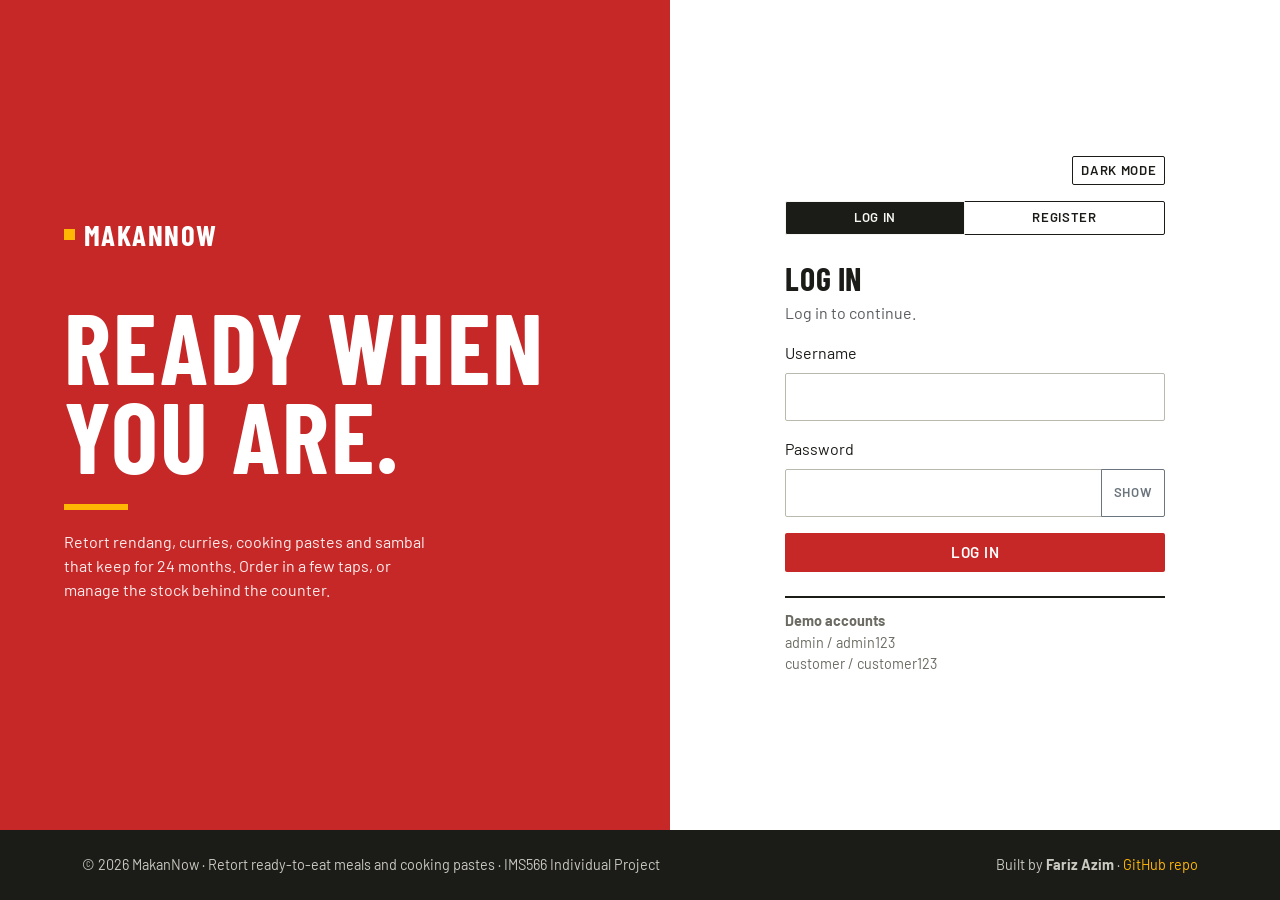
<file: index.html>
<!DOCTYPE html>
<html lang="en"><head>
<meta charset="UTF-8">
<title>Log in or register | MakanNow</title>
<meta name="description" content="Log in or create an account for MakanNow, a retort ready-to-eat and cooking paste shop.">
<meta name="viewport" content="width=device-width, initial-scale=1">
<meta name="author" content="Fariz Azim"><meta name="keywords" content="MakanNow, retort, ready to eat, rendang, cooking paste, sambal, inventory">
<link rel="icon" href="data:image/svg+xml,<svg xmlns=%22http://www.w3.org/2000/svg%22 viewBox=%220 0 100 100%22><rect x=%2220%22 y=%2220%22 width=%2260%22 height=%2260%22 fill=%22%23C62828%22 transform=%22rotate(45 50 50)%22/></svg>">
<link href="https://cdn.jsdelivr.net/npm/bootstrap@5.3.3/dist/css/bootstrap.min.css" rel="stylesheet">
<link href="https://fonts.googleapis.com/css2?family=Barlow+Condensed:wght@600;700&family=Barlow:wght@400;500;600&display=swap" rel="stylesheet">
<link href="css/style.css" rel="stylesheet">
<script>document.documentElement.dataset.theme=document.documentElement.dataset.bsTheme=localStorage.getItem("theme")||((window.matchMedia&&matchMedia("(prefers-color-scheme: dark)").matches)?"dark":"light")</script>
</head><body>
<div class="login-wrap">
  <section class="login-side">
    <div class="brand side-brand"><span class="brand-dot"></span>MakanNow</div>
    <div>
      <h1 class="brand">Ready when<br>you are.</h1>
      <p>Retort rendang, curries, cooking pastes and sambal that keep for 24 months. Order in a few taps, or manage the stock behind the counter.</p>
    </div>
  </section>
  <section class="login-form">
    <div class="w-100" style="max-width:380px">
      <div class="text-end mb-3"><button type="button" class="btn btn-sm btn-ink" data-theme-toggle>Dark mode</button></div>
      <div class="btn-group w-100 mb-4" role="group" aria-label="Choose login or register">
        <button type="button" class="btn btn-ink active" id="tabLogin">Log in</button>
        <button type="button" class="btn btn-ink" id="tabRegister">Register</button>
      </div>
      <form id="loginForm" novalidate>
        <h2 class="mb-1">Log in</h2><p class="text-muted">Log in to continue.</p>
        <div id="loginMsg" class="alert d-none" role="alert"></div>
        <div class="mb-3"><label class="form-label" for="username">Username</label>
          <input id="username" class="form-control form-control-lg" autocomplete="username"></div>
        <div class="mb-3"><label class="form-label" for="password">Password</label>
          <div class="input-group"><input id="password" type="password" class="form-control form-control-lg" autocomplete="current-password">
          <button type="button" id="togglePw" class="btn btn-outline-secondary" aria-label="Show or hide password">Show</button></div></div>
        <button class="btn btn-tag btn-lg w-100" type="submit">Log in</button>
        <div class="demo mt-4"><strong>Demo accounts</strong><br>admin / admin123<br>customer / customer123</div>
      </form>
      <form id="registerForm" novalidate class="d-none">
        <h2 class="mb-1">Create account</h2><p class="text-muted">New accounts are customer accounts.</p>
        <div id="regMsg" class="alert d-none" role="alert"></div>
        <div class="mb-3"><label class="form-label" for="regName">Full name</label><input id="regName" class="form-control" autocomplete="name"></div>
        <div class="mb-3"><label class="form-label" for="regUser">Username</label><input id="regUser" class="form-control" autocomplete="username" aria-describedby="userHelp">
          <div id="userHelp" class="form-text">3 to 15 letters or numbers.</div></div>
        <div class="mb-3"><label class="form-label" for="regPw">Password</label><input id="regPw" type="password" class="form-control" autocomplete="new-password">
          <div class="form-text">At least 6 characters.</div></div>
        <div class="mb-3"><label class="form-label" for="regPw2">Confirm password</label><input id="regPw2" type="password" class="form-control" autocomplete="new-password"></div>
        <button class="btn btn-tag btn-lg w-100" type="submit">Register</button>
      </form>
    </div>
  </section>
</div>
<footer class="app-footer"><div class="container d-flex flex-column flex-md-row justify-content-between gap-2">
  <span>&copy; 2026 MakanNow &middot; Retort ready-to-eat meals and cooking pastes &middot; IMS566 Individual Project</span>
  <span>Built by <strong>Fariz Azim</strong> &middot; <a href="https://github.com/2025182277-UiTM/Assignment.MakanNow.git">GitHub repo</a></span></div></footer>
<script src="https://cdn.jsdelivr.net/npm/bootstrap@5.3.3/dist/js/bootstrap.bundle.min.js"></script>
<script src="js/theme.js"></script>
<script src="js/data.js"></script><script src="js/auth.js"></script></body></html>
</file>
<file: css/style.css>
/* ===== MakanNow styles =====
   Look: packaging / food-label. Flat colour, square corners, condensed uppercase headings,
   ruled lists instead of boxes. Chilli red, turmeric gold, ink black. Light and dark themes
   are switched by the data-theme attribute on <html> (see js/theme.js). */
:root,[data-theme="light"]{
  --text:#1B1B18; --rule:#1B1B18; --surface:#FFFFFF; --bg:#F6F6F2; --line:#DCDCD3; --muted:#6B6B63;
  --tint:#FFF1C7; --th:#4A4A42; --chip:#EAEAE2; --field:#B9B9B0; --hover:rgba(27,27,24,.04); --footer:#1B1B18; --link:#C62828;
  --prep-bg:#FFF1C7; --ship-bg:#DCE9F7; --done-bg:#DDF0DE; --ok-text:#1D5A21;
  --red:#C62828; --gold:#FFB703; --green:#2E7D32; --blue:#1F5FA6; --dark-red:#8E1B1B;
}
[data-theme="dark"]{
  --text:#EDEDE6; --rule:#EDEDE6; --surface:#22221F; --bg:#151513; --line:#3A3A35; --muted:#A5A59B;
  --tint:#3B3214; --th:#E2D8AE; --chip:#33332E; --field:#5A5A52; --hover:rgba(255,255,255,.05); --footer:#0C0C0B; --link:#FF7A6E;
  --prep-bg:#3B3214; --ship-bg:#1B2B42; --done-bg:#1F3B22; --ok-text:#A8DDAB;
}
body{font-family:'Barlow',sans-serif;background:var(--bg);color:var(--text);min-height:100vh;display:flex;flex-direction:column}
h1,h2,h3,h4,h5,.brand,.num{font-family:'Barlow Condensed',sans-serif;text-transform:uppercase;letter-spacing:.02em;font-weight:700}
main{flex:1}
.sub,.muted{color:var(--muted)}
a{color:var(--link)}

/* Navbar */
.app-nav{background:var(--red)}
.app-nav .navbar-brand{color:#fff;font-size:1.7rem;letter-spacing:.04em;display:flex;align-items:center}
.brand-dot{display:inline-block;width:.7rem;height:.7rem;background:var(--gold);margin-right:.55rem}
.app-nav .nav-link{color:rgba(255,255,255,.82);font-weight:500;text-transform:uppercase;letter-spacing:.07em;font-size:.88rem;border-bottom:3px solid transparent;padding:1.05rem .9rem}
.app-nav .nav-link:hover{color:#fff}
.app-nav .nav-link.active{color:#fff;border-bottom-color:var(--gold)}
.app-nav .btn-tag{background:var(--gold);color:#1B1B18}
.new-badge{background:var(--gold);color:#1B1B18;font-size:.7rem;font-weight:700;padding:.05rem .45rem;border-radius:10px;margin-left:.4rem;letter-spacing:0}
@media(max-width:991px){.app-nav .nav-link{padding:.65rem 0 .65rem .8rem;border-bottom:0;border-left:3px solid transparent}
 .app-nav .nav-link.active{border-left-color:var(--gold)}.app-nav .navbar-collapse{padding-bottom:1rem}}

/* Page heading */
.page-head{margin-bottom:2rem}
.page-head h1{font-size:2.7rem;line-height:1;margin:0 0 .6rem}
.page-head h1::after{content:"";display:block;width:56px;height:5px;background:var(--gold);margin-top:.6rem}
.page-head p{color:var(--muted);margin:0}

/* Sections are separated by a heavy rule, not boxed in */
.panel{border-top:3px solid var(--rule);padding-top:.9rem;margin-bottom:2.25rem}
.panel>h2,.panel>div>h2{font-size:1.1rem;letter-spacing:.1em;margin:0 0 1rem}
.panel .link{font-size:.85rem}

/* Summary strip: four figures, hairline dividers, small colour bar above each */
.strip{display:grid;grid-template-columns:repeat(4,1fr);border-top:3px solid var(--rule);margin-bottom:2.25rem}
.strip>div{padding:1rem 1.25rem 0 0;margin-right:1.25rem;border-right:1px solid var(--line)}
.strip>div:last-child{border-right:0;margin-right:0}
.strip>div::before{content:"";display:block;width:30px;height:4px;margin-bottom:.7rem;background:var(--gold)}
.strip>div:nth-child(2)::before{background:var(--red)}.strip>div:nth-child(3)::before{background:var(--blue)}.strip>div:nth-child(4)::before{background:var(--green)}
.strip .lbl{font-size:.78rem;letter-spacing:.12em;text-transform:uppercase;color:var(--muted);font-weight:600}
.strip .num{font-size:3.2rem;line-height:1.05;margin:.2rem 0}
.strip .num.neg{color:var(--link)}
.strip .sub{font-size:.9rem}
@media(max-width:767px){.strip{grid-template-columns:1fr 1fr}.strip>div{padding:.9rem .5rem .9rem 0;margin-right:.75rem;border-bottom:1px solid var(--line)}
 .strip>div:nth-child(2n){border-right:0;margin-right:0}.strip .num{font-size:2.4rem}}

/* Lists (tables): ruled rows, tinted header band, two-line cells */
.table{--bs-table-bg:transparent;--bs-table-hover-bg:var(--hover);--bs-table-color:var(--text);--bs-table-border-color:var(--line);margin:0}
.table thead th{background:var(--tint);color:var(--th);font-size:.74rem;letter-spacing:.12em;text-transform:uppercase;font-weight:600;border-bottom:2px solid var(--rule);padding:.65rem .9rem;white-space:nowrap}
.table td{padding:.95rem .9rem;border-color:var(--line);vertical-align:top}
.table .c{text-align:center}
.table td .t-main{font-weight:600}
.table td .sub{display:block;font-size:.85rem;margin-top:.1rem}
.table tr.row-new{--bs-table-bg:var(--tint)}
.new-tag{background:var(--gold);color:#1B1B18;font-size:.65rem;font-weight:700;letter-spacing:.08em;padding:.05rem .4rem;border-radius:2px;margin-left:.45rem;vertical-align:middle}
.ln{display:flex;align-items:center;gap:.5rem;max-width:19rem;margin-bottom:.25rem}.ln:last-of-type{margin-bottom:0}
.ln .x{margin-left:auto;color:var(--muted);font-weight:600;white-space:nowrap}
.dot{display:inline-block;width:.6rem;height:.6rem;border-radius:1px;flex:none;margin-right:.1rem}
.more{background:none;border:0;padding:0;margin-top:.35rem;color:var(--link);font-size:.85rem;font-weight:600;text-decoration:underline;cursor:pointer}
.track{font-family:ui-monospace,Menlo,Consolas,monospace;font-size:.8rem;color:var(--text);background:var(--chip);padding:.25rem .5rem;border:1px solid transparent;border-radius:2px;white-space:nowrap;min-width:10.5rem;text-align:center;cursor:pointer}
.track:hover{background:var(--tint);border-color:#E6B800}
.track.copied{background:var(--done-bg);border-color:var(--green);color:var(--ok-text);font-weight:600}
.chip{display:inline-block;width:1.1rem;height:1.1rem;border-radius:2px;vertical-align:middle}

/* Status labels: equal width, centred */
.badge-status{display:inline-block;min-width:7.5rem;text-align:center;font-size:.72rem;font-weight:700;text-transform:uppercase;letter-spacing:.08em;padding:.28rem .55rem;border-radius:2px;color:#fff;white-space:nowrap}
.s-ok{background:#2E7D32} .s-info{background:#1F5FA6} .s-low{background:#FFB703;color:#1B1B18} .s-out{background:#8E1B1B}
.status-sel{max-width:11rem;margin:0 auto;text-align:center;text-align-last:center;font-weight:600;color:var(--text);border-width:2px;padding-left:.5rem}
.st-prep{background-color:var(--prep-bg);border-color:#E6B800}.st-ship{background-color:var(--ship-bg);border-color:#1F5FA6}.st-done{background-color:var(--done-bg);border-color:#2E7D32}

/* Buttons and fields */
.btn{border-radius:2px;font-weight:600;text-transform:uppercase;letter-spacing:.05em;font-size:.82rem}
.btn-lg{font-size:.95rem}
.btn-tag{background:var(--red);color:#fff;border:0}
.btn-tag:hover,.btn-tag:focus{background:#a91f1f;color:#fff}
.btn-tag:disabled{background:#8d8d84;color:#fff}
.btn-ink{background:var(--surface);color:var(--text);border:1px solid var(--rule)}
.btn-ink.active{background:var(--rule);color:var(--bg)}
.form-control,.form-select{border-radius:2px;border-color:var(--field)}
.form-control:focus,.form-select:focus{border-color:var(--rule);box-shadow:0 0 0 3px rgba(255,183,3,.55)}
.modal-content{border-radius:2px;border:2px solid var(--rule)}
.modal-title{letter-spacing:.06em}
.alert{border-radius:2px}
.chart-box{position:relative;height:280px}

/* Shop: each product is a small label */
.shop-card{background:var(--surface);border:1px solid var(--line);border-radius:2px;display:flex;flex-direction:column;height:100%}
.shop-card.picked{border-color:var(--rule);box-shadow:4px 4px 0 var(--gold)}
.shop-tile{display:flex;flex-direction:column;justify-content:space-between;width:100%;min-height:124px;padding:.75rem .9rem;color:#fff;border:0;border-radius:0;text-align:left;cursor:pointer}
.shop-tile:hover .tname{text-decoration:underline}
.shop-tile .tcat{display:flex;justify-content:space-between;align-items:flex-start;width:100%;font-size:.75rem;letter-spacing:.12em;text-transform:uppercase;font-weight:600}
.shop-tile .tname{display:block;font-family:'Barlow Condensed',sans-serif;font-weight:700;text-transform:uppercase;font-size:1.65rem;line-height:1}
.in-basket{background:var(--gold);color:#1B1B18;font-size:.75rem;font-weight:700;padding:.1rem .5rem;border-radius:2px;letter-spacing:.04em}
.shop-body{padding:.8rem .9rem .9rem;display:flex;flex-direction:column;gap:.7rem;flex:1}
.shop-body .badge-status{min-width:0;padding:.25rem .5rem}
.shop-meta{display:flex;justify-content:space-between;align-items:flex-end;flex-wrap:wrap;gap:.4rem}
.price{font-family:'Barlow Condensed',sans-serif;font-size:1.6rem;font-weight:700;line-height:1}
.qty{display:flex;gap:.4rem;align-items:stretch}
.qty .qty-n{flex:1;text-align:center;font-weight:700;align-self:center;font-size:1.1rem}
.toolbar{display:flex;gap:.5rem;flex-wrap:wrap;margin-bottom:1.25rem}

/* Product detail modal */
.detail-head{padding:1.1rem 1.25rem 1.25rem;color:#fff;position:relative}
.detail-head .tcat{font-size:.78rem;letter-spacing:.12em;text-transform:uppercase;font-weight:600}
.detail-head h2{font-size:2.2rem;line-height:1;margin:.4rem 2rem 0 0}
.detail-head .btn-close{position:absolute;right:1rem;top:1rem;filter:invert(1) grayscale(1) brightness(2)}
.facts{margin:0}
.facts dt{font-size:.74rem;letter-spacing:.12em;text-transform:uppercase;color:var(--muted);font-weight:600;margin-top:1rem}
.facts dd{margin:.2rem 0 0}

/* Toast for new orders (admin) */
.toast-area{position:fixed;right:1rem;bottom:1rem;z-index:1090;display:flex;flex-direction:column;gap:.5rem}
.toast-note{background:var(--surface);color:var(--text);border:2px solid var(--rule);box-shadow:4px 4px 0 var(--gold);padding:.75rem 1rem;max-width:22rem}

/* Login */
.login-wrap{flex:1;display:grid;grid-template-columns:1.1fr 1fr}
.login-side{background:var(--red);color:#fff;padding:3rem 4rem;display:flex;flex-direction:column;justify-content:center}
.side-brand{font-size:1.8rem;letter-spacing:.05em;display:flex;align-items:center;margin-bottom:clamp(1.5rem,5vh,3rem)}
.login-side h1{font-size:clamp(3.4rem,8vw,6.2rem);line-height:.9;margin:0}
.login-side h1::after{content:"";display:block;width:64px;height:6px;background:var(--gold);margin-top:1.5rem}
.login-side p{max-width:42ch;margin-top:1.25rem;color:rgba(255,255,255,.92)}
.login-form{display:flex;align-items:center;justify-content:center;padding:2rem;background:var(--surface)}
.demo{border-top:2px solid var(--rule);padding-top:.75rem;font-size:.9rem;color:var(--muted)}
@media(max-width:767px){.login-wrap{grid-template-columns:1fr}.login-side{padding:2rem}}

footer.app-footer{background:var(--footer);color:#C9C9C0;padding:1.5rem 0;font-size:.9rem;margin-top:2rem}
footer.app-footer a{color:var(--gold);text-decoration:none}
:focus-visible{outline:3px solid var(--gold);outline-offset:2px}

/* Login page: footer sits directly under the form */
.login-wrap + footer.app-footer{margin-top:0}

/* Phones: stacked tables. Each row becomes a card; each cell shows its column name beside the value. */
@media(max-width:767px){
  .table-stack thead{display:none}
  .table-stack,.table-stack tbody{display:block;width:100%}
  .table-stack tr{display:block;padding:1rem 0;border-bottom:1px solid var(--line)}
  .table-stack td{display:grid;grid-template-columns:6.2rem 1fr;gap:.75rem;align-items:start;padding:.3rem 0;border:0;text-align:left}
  .table-stack td::before{content:attr(data-label);color:var(--muted);font-size:.72rem;letter-spacing:.1em;text-transform:uppercase;font-weight:600;padding-top:.2rem}
  .table-stack td:first-child{display:block;padding-bottom:.5rem}
  .table-stack td:first-child::before,.table-stack td[data-label=""]::before{display:none}
  .table-stack td[data-label=""]{display:block;text-align:center}
  .table-stack td.c{text-align:left}
  .table-stack .status-sel{margin:0;max-width:100%}
  .table-stack tr.row-new{background:var(--tint)}
}
</file>
